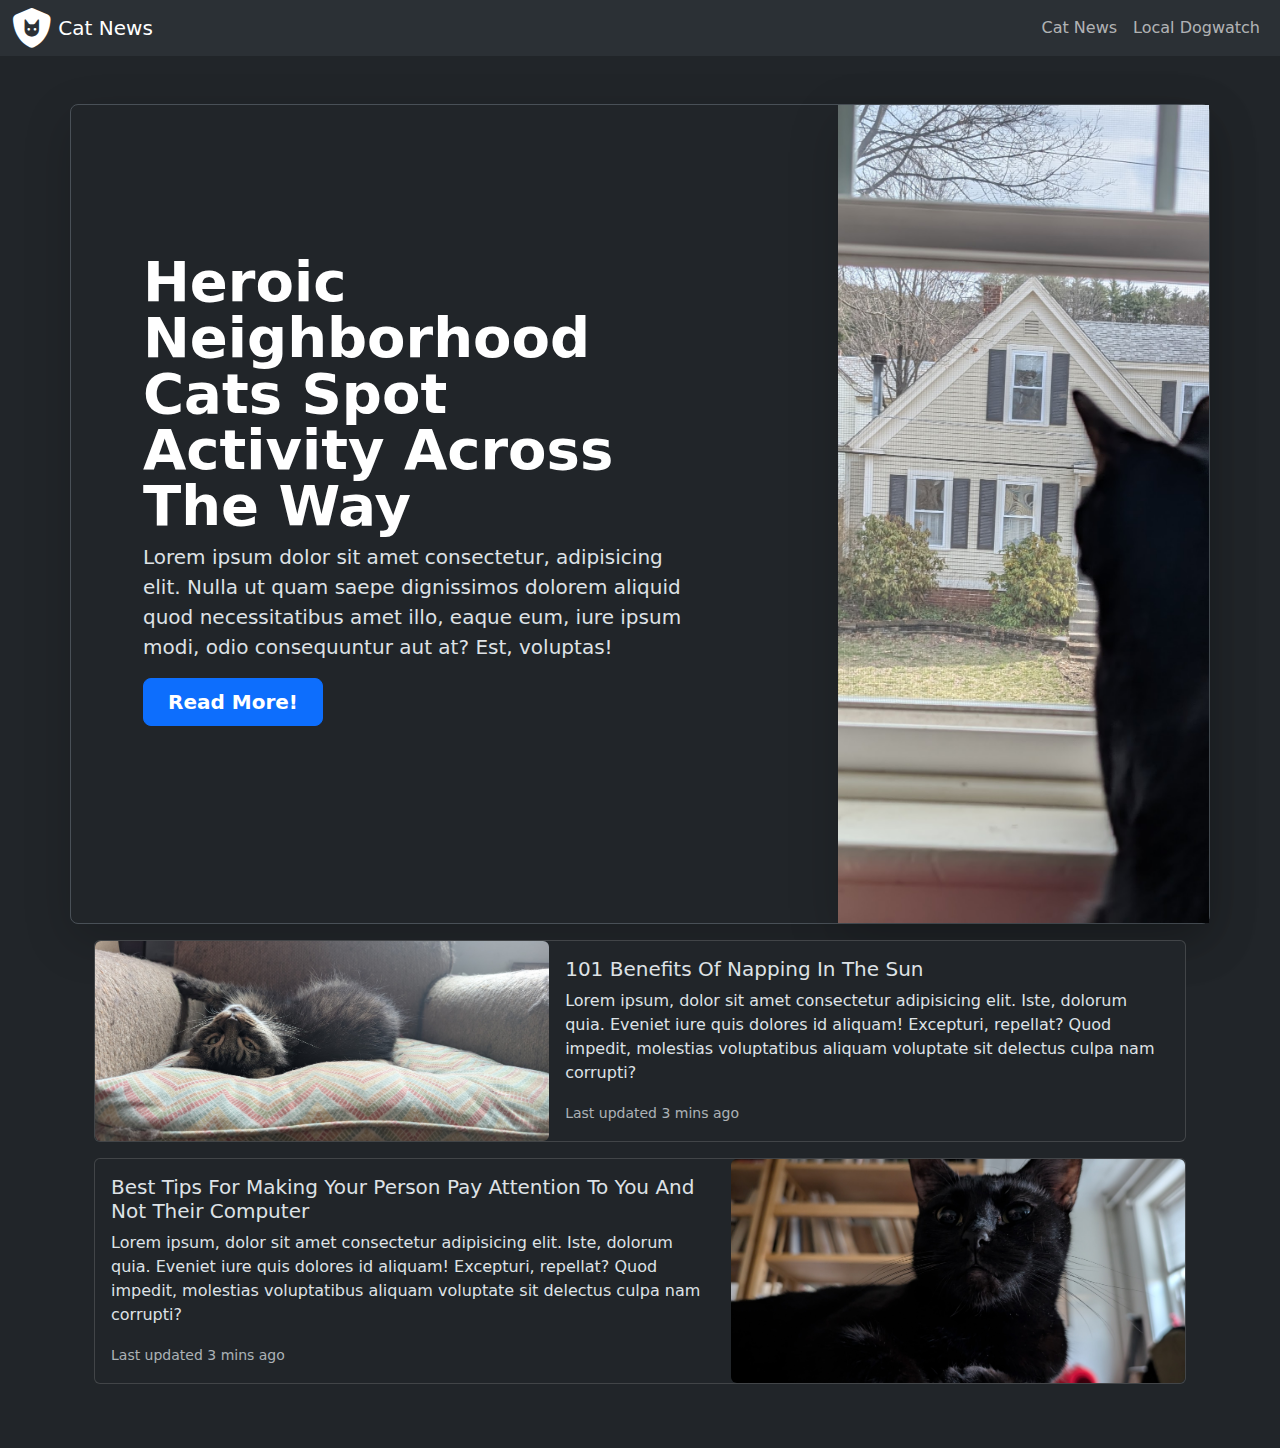
<file: index.html>
<!DOCTYPE html>
<html lang="en" data-bs-theme="dark">
  <head>
    <meta charset="UTF-8" />
    <meta name="viewport" content="width=device-width, initial-scale=1.0" />
    <link
      href="https://cdn.jsdelivr.net/npm/bootstrap@5.3.3/dist/css/bootstrap.min.css"
      rel="stylesheet"
      integrity="sha384-QWTKZyjpPEjISv5WaRU9OFeRpok6YctnYmDr5pNlyT2bRjXh0JMhjY6hW+ALEwIH"
      crossorigin="anonymous"
    />
    <link
      rel="stylesheet"
      href="https://cdnjs.cloudflare.com/ajax/libs/font-awesome/6.7.2/css/all.min.css"
      integrity="sha512-Evv84Mr4kqVGRNSgIGL/F/aIDqQb7xQ2vcrdIwxfjThSH8CSR7PBEakCr51Ck+w+/U6swU2Im1vVX0SVk9ABhg=="
      crossorigin="anonymous"
      referrerpolicy="no-referrer"
    />
    <link rel="stylesheet" href="style.css" />
    <title>Super Awesome Bootstrap Site</title>
  </head>
  <body>
    <!-- Nav bar -->
    <nav class="navbar navbar-expand-md bg-body-tertiary">
      <div class="container-fluid">
        <a class="navbar-brand" href="#">
          <i class="fa-solid fa-shield-cat fa-2xl"></i>
          Cat News
        </a>
        <button
          class="navbar-toggler"
          type="button"
          data-bs-toggle="collapse"
          data-bs-target="#navbarNav"
          aria-controls="navbarNav"
          aria-expanded="false"
          aria-label="Toggle navigation"
        >
          <span class="navbar-toggler-icon"></span>
        </button>
        <div class="collapse navbar-collapse" id="navbarNav">
          <ul class="navbar-nav ms-auto">
            <li class="nav-item">
              <a class="nav-link" href="#">Cat News</a>
            </li>
            <li class="nav-item">
              <a class="nav-link" href="#">Local Dogwatch</a>
            </li>
          </ul>
        </div>
      </div>
    </nav>
    <!-- Main body content -->
    <main class="container my-5 d-flex flex-column gap-3">
      <!-- Hero section -->
      <div
        class="row px-4 pe-lg-0 align-items-center rounded-3 border shadow-lg"
      >
        <div class="col-lg-7 p-3 p-lg-5 pt-lg-3">
          <h1 class="display-4 fw-bold lh-1 text-body-emphasis">
            Heroic Neighborhood Cats Spot Activity Across The Way
          </h1>
          <p class="lead">
            Lorem ipsum dolor sit amet consectetur, adipisicing elit. Nulla ut
            quam saepe dignissimos dolorem aliquid quod necessitatibus amet
            illo, eaque eum, iure ipsum modi, odio consequuntur aut at? Est,
            voluptas!
          </p>
          <div
            class="d-grid gap-2 d-md-flex justify-content-md-start mb-4 mb-lg-3"
          >
            <button
              type="button"
              class="btn btn-primary btn-lg px-4 me-md-2 fw-bold"
            >
              Read More!
            </button>
          </div>
        </div>
        <div class="col-lg-4 offset-lg-1 p-0 overflow-hidden shadow-lg">
          <img class="rounded-lg-3" src="/cat_sun.jpg" alt="" width="720" />
        </div>
      </div>
      <!-- Articles -->
      <div class="container-fluid">
        <article class="card mb-3">
          <div class="row g-0">
            <div class="col-md-5 rounded-2 image-cap grizelle">&nbsp;</div>
            <div class="col-md-7">
              <div class="card-body">
                <h5 class="card-title">101 Benefits Of Napping In The Sun</h5>
                <p class="card-text">
                  Lorem ipsum, dolor sit amet consectetur adipisicing elit.
                  Iste, dolorum quia. Eveniet iure quis dolores id aliquam!
                  Excepturi, repellat? Quod impedit, molestias voluptatibus
                  aliquam voluptate sit delectus culpa nam corrupti?
                </p>
                <p class="card-text">
                  <small class="text-body-secondary"
                    >Last updated 3 mins ago</small
                  >
                </p>
              </div>
            </div>
          </div>
        </article>
        <article class="card mb-3">
          <div class="row g-0">
            <div class="col-md-7">
              <div class="card-body">
                <h5 class="card-title">
                  Best Tips For Making Your Person Pay Attention To You And Not
                  Their Computer
                </h5>
                <p class="card-text">
                  Lorem ipsum, dolor sit amet consectetur adipisicing elit.
                  Iste, dolorum quia. Eveniet iure quis dolores id aliquam!
                  Excepturi, repellat? Quod impedit, molestias voluptatibus
                  aliquam voluptate sit delectus culpa nam corrupti?
                </p>
                <p class="card-text">
                  <small class="text-body-secondary"
                    >Last updated 3 mins ago</small
                  >
                </p>
              </div>
            </div>
            <div class="col-md-5 image-cap sombra rounded-2">&nbsp;</div>
          </div>
        </article>
      </div>
    </main>
    <script
      src="https://cdn.jsdelivr.net/npm/bootstrap@5.3.3/dist/js/bootstrap.bundle.min.js"
      integrity="sha384-YvpcrYf0tY3lHB60NNkmXc5s9fDVZLESaAA55NDzOxhy9GkcIdslK1eN7N6jIeHz"
      crossorigin="anonymous"
    ></script>
  </body>
</html>
</file>
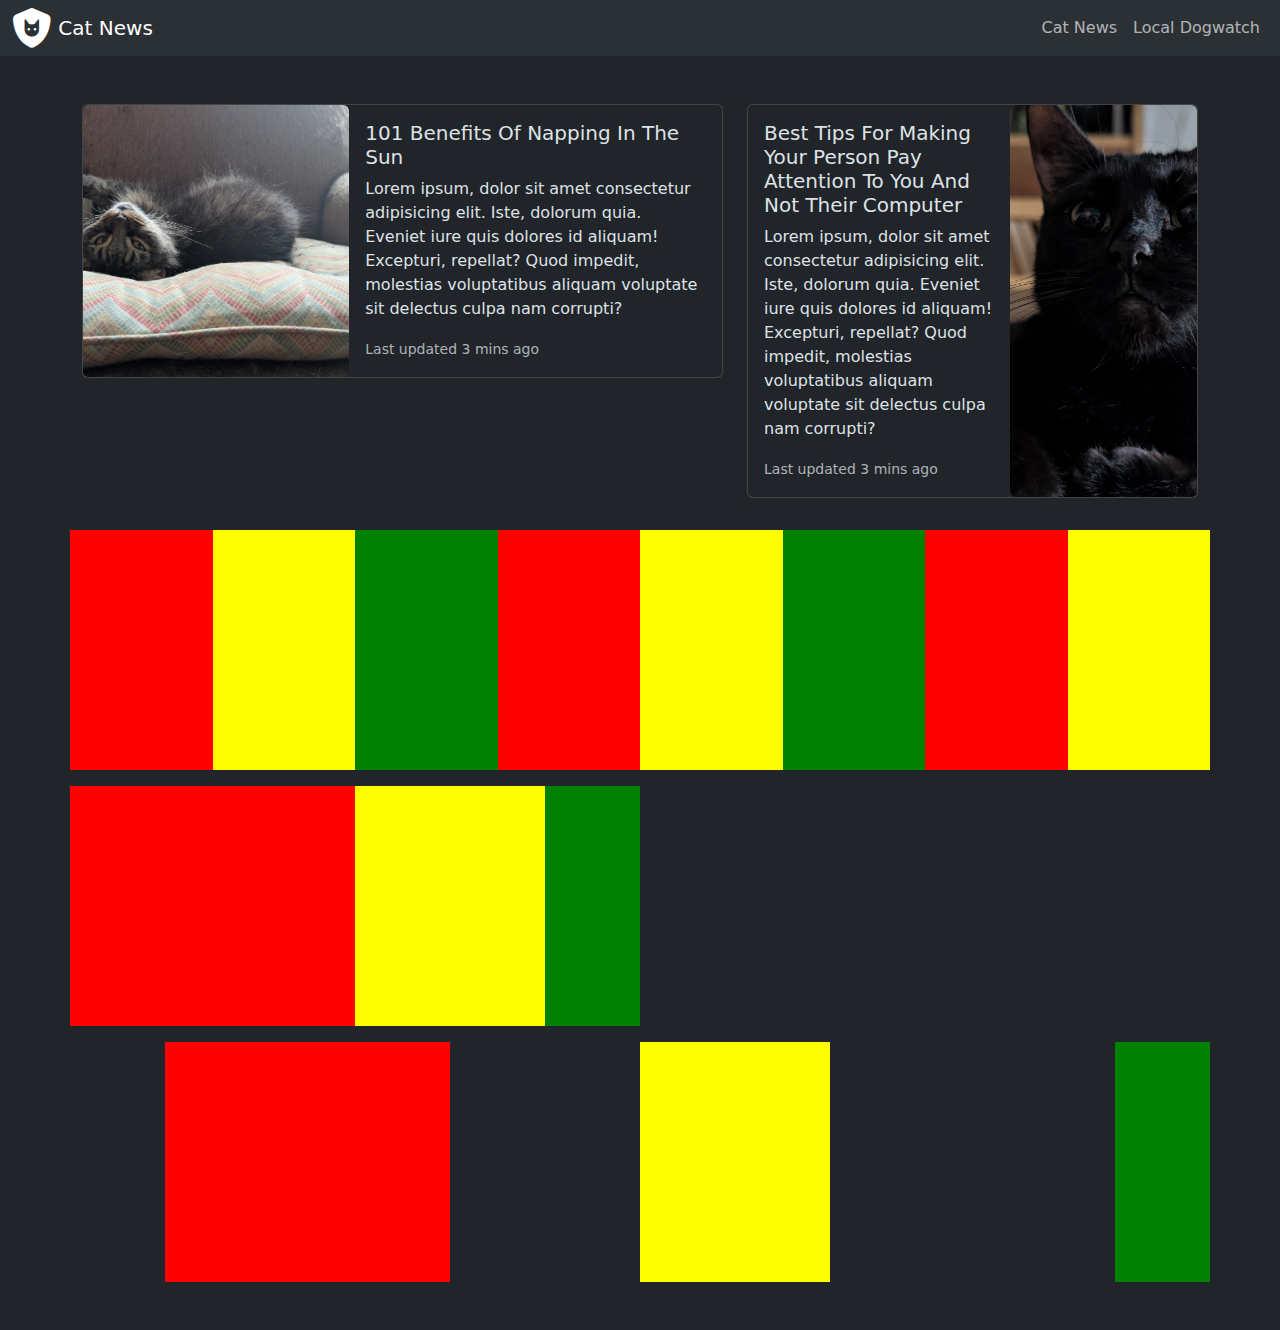
<file: grid.html>
<!DOCTYPE html>
<html lang="en" data-bs-theme="dark">
  <head>
    <meta charset="UTF-8" />
    <meta name="viewport" content="width=device-width, initial-scale=1.0" />
    <link
      href="https://cdn.jsdelivr.net/npm/bootstrap@5.3.3/dist/css/bootstrap.min.css"
      rel="stylesheet"
      integrity="sha384-QWTKZyjpPEjISv5WaRU9OFeRpok6YctnYmDr5pNlyT2bRjXh0JMhjY6hW+ALEwIH"
      crossorigin="anonymous"
    />
    <link
      rel="stylesheet"
      href="https://cdnjs.cloudflare.com/ajax/libs/font-awesome/6.7.2/css/all.min.css"
      integrity="sha512-Evv84Mr4kqVGRNSgIGL/F/aIDqQb7xQ2vcrdIwxfjThSH8CSR7PBEakCr51Ck+w+/U6swU2Im1vVX0SVk9ABhg=="
      crossorigin="anonymous"
      referrerpolicy="no-referrer"
    />
    <link rel="stylesheet" href="style.css" />
    <title>Super Awesome Bootstrap Site</title>
  </head>
  <body>
    <!-- Nav bar -->
    <nav class="navbar navbar-expand-md bg-body-tertiary">
      <div class="container-fluid">
        <a class="navbar-brand" href="#">
          <i class="fa-solid fa-shield-cat fa-2xl"></i>
          Cat News
        </a>
        <button
          class="navbar-toggler"
          type="button"
          data-bs-toggle="collapse"
          data-bs-target="#navbarNav"
          aria-controls="navbarNav"
          aria-expanded="false"
          aria-label="Toggle navigation"
        >
          <span class="navbar-toggler-icon"></span>
        </button>
        <div class="collapse navbar-collapse" id="navbarNav">
          <ul class="navbar-nav ms-auto">
            <li class="nav-item">
              <a class="nav-link" href="#">Cat News</a>
            </li>
            <li class="nav-item">
              <a class="nav-link" href="#">Local Dogwatch</a>
            </li>
          </ul>
        </div>
      </div>
    </nav>
    <!-- Main body content -->
    <main class="container d-flex flex-column gap-3 my-5">
      <!-- Grid Layout -->

      <div class="row">
        <div class="col-lg-7">
          <article class="card mb-3">
            <div class="row g-0">
              <div class="col-md-5 rounded-2 image-cap grizelle">&nbsp;</div>
              <div class="col-md-7">
                <div class="card-body">
                  <h5 class="card-title">101 Benefits Of Napping In The Sun</h5>
                  <p class="card-text">
                    Lorem ipsum, dolor sit amet consectetur adipisicing elit.
                    Iste, dolorum quia. Eveniet iure quis dolores id aliquam!
                    Excepturi, repellat? Quod impedit, molestias voluptatibus
                    aliquam voluptate sit delectus culpa nam corrupti?
                  </p>
                  <p class="card-text">
                    <small class="text-body-secondary"
                      >Last updated 3 mins ago</small
                    >
                  </p>
                </div>
              </div>
            </div>
          </article>
        </div>
        <div class="col-md">
          <article class="card mb-3">
            <div class="row g-0">
              <div class="col-md-7">
                <div class="card-body">
                  <h5 class="card-title">
                    Best Tips For Making Your Person Pay Attention To You And
                    Not Their Computer
                  </h5>
                  <p class="card-text">
                    Lorem ipsum, dolor sit amet consectetur adipisicing elit.
                    Iste, dolorum quia. Eveniet iure quis dolores id aliquam!
                    Excepturi, repellat? Quod impedit, molestias voluptatibus
                    aliquam voluptate sit delectus culpa nam corrupti?
                  </p>
                  <p class="card-text">
                    <small class="text-body-secondary"
                      >Last updated 3 mins ago</small
                    >
                  </p>
                </div>
              </div>
              <div class="col-md-5 image-cap sombra rounded-2">&nbsp;</div>
            </div>
          </article>
        </div>
      </div>

      <div class="row">
        <div class="col" style="background: red; min-height: 15rem">&nbsp;</div>
        <div class="col" style="background: yellow; min-height: 15rem">
          &nbsp;
        </div>
        <div class="col" style="background: green; min-height: 15rem">
          &nbsp;
        </div>
        <div class="col" style="background: red; min-height: 15rem">&nbsp;</div>
        <div class="col" style="background: yellow; min-height: 15rem">
          &nbsp;
        </div>
        <div class="col" style="background: green; min-height: 15rem">
          &nbsp;
        </div>
        <div class="col" style="background: red; min-height: 15rem">&nbsp;</div>
        <div class="col" style="background: yellow; min-height: 15rem">
          &nbsp;
        </div>
      </div>
      <div class="row">
        <div class="col-3" style="background: red; min-height: 15rem">
          &nbsp;
        </div>
        <div class="col-2" style="background: yellow; min-height: 15rem">
          &nbsp;
        </div>
        <div class="col-1" style="background: green; min-height: 15rem">
          &nbsp;
        </div>
      </div>
      <div class="row">
        <div class="col-3 offset-1" style="background: red; min-height: 15rem">
          &nbsp;
        </div>
        <div
          class="col-2 offset-2"
          style="background: yellow; min-height: 15rem"
        >
          &nbsp;
        </div>
        <div
          class="col-1 offset-3"
          style="background: green; min-height: 15rem"
        >
          &nbsp;
        </div>
      </div>
    </main>
    <script
      src="https://cdn.jsdelivr.net/npm/bootstrap@5.3.3/dist/js/bootstrap.bundle.min.js"
      integrity="sha384-YvpcrYf0tY3lHB60NNkmXc5s9fDVZLESaAA55NDzOxhy9GkcIdslK1eN7N6jIeHz"
      crossorigin="anonymous"
    ></script>
  </body>
</html>
</file>
<file: style.css>
.image-cap {
  min-height: 100%;
  background-position: center;
  background-size: cover;
}

.grizelle {
  background-image: url("grizelle.jpg");
}

.sombra {
  background-image: url("sombra.jpg");
}
</file>
